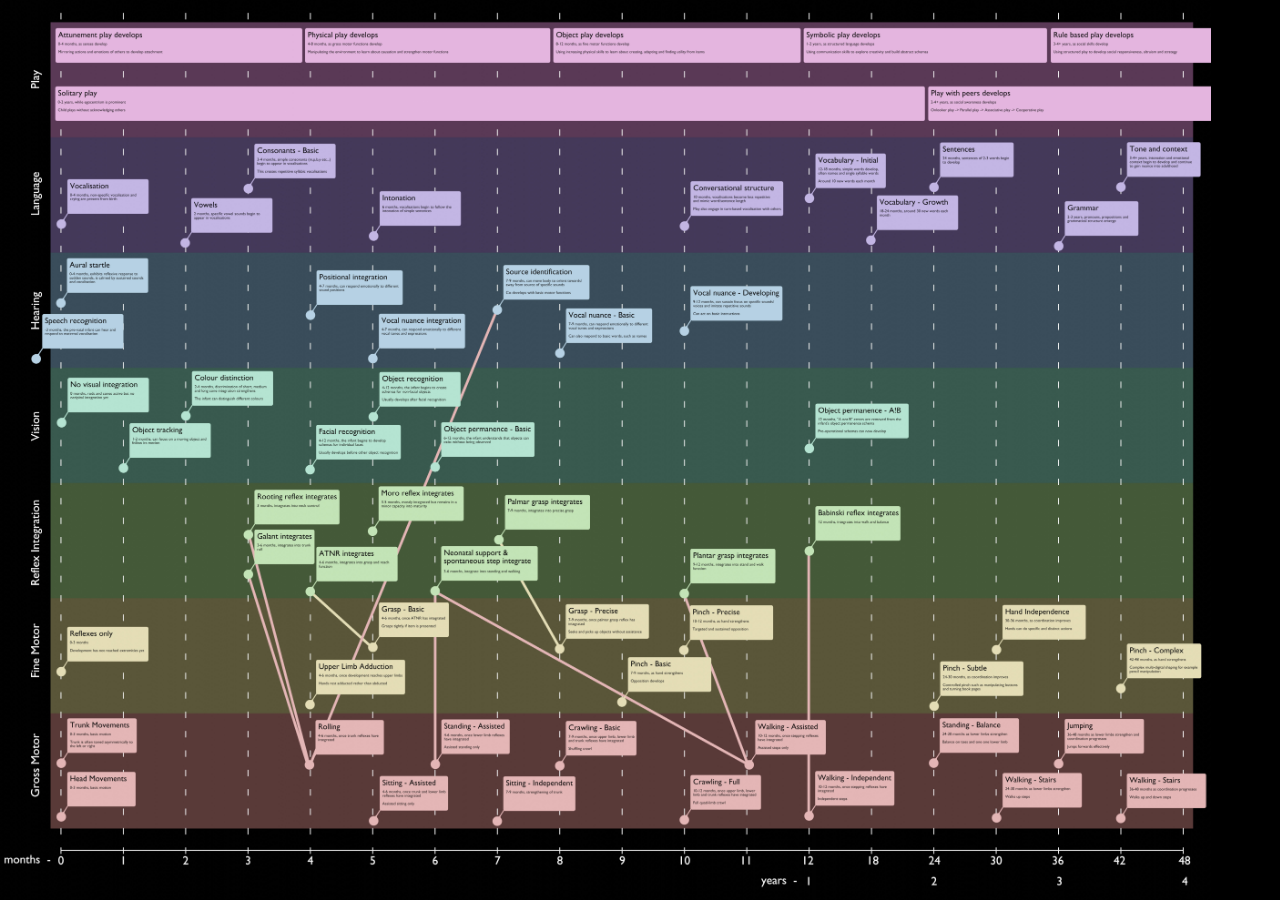
<file: index.html>
<!DOCTYPE html>
<html lang="en">
<head>
    <meta charset="UTF-8">
    <meta name="viewport" content="width=device-width, initial-scale=1.0">
    <title>Developmental Milestones</title>
    <link rel="stylesheet" href="styles.css">
</head>
<body>
    <div id="container">
        <img id="graphic" src="img.jpg" alt="Zoomable Graphic">
    </div>
    <script src="script.js"></script>
</body>
</html>
</file>
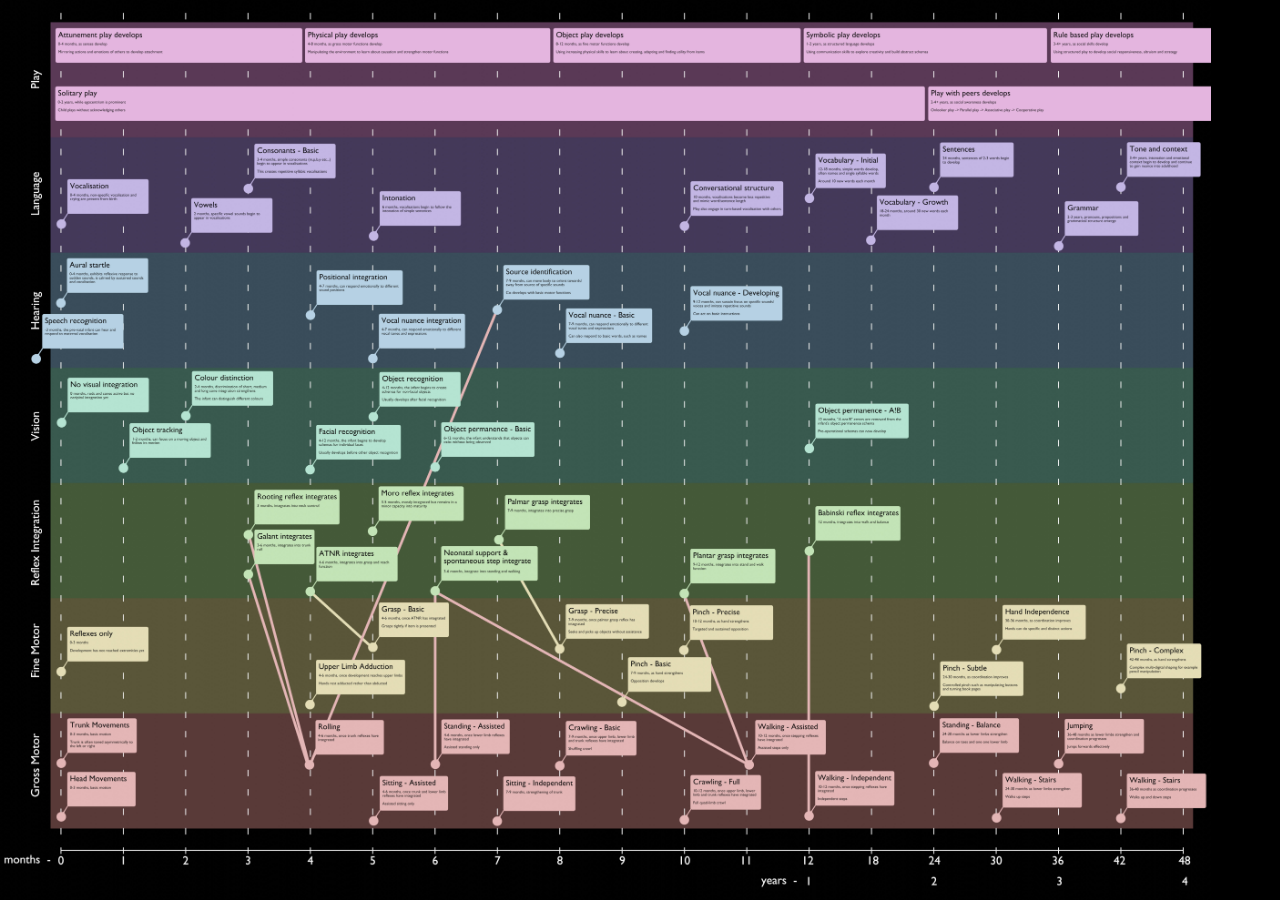
<file: user.html>
<!DOCTYPE html>
<html lang="en">
<head>
    <meta charset="UTF-8">
    <meta name="viewport" content="width=device-width, initial-scale=1.0">
    <title>Developmental Milestones</title>
    <link rel="stylesheet" href="styles.css">
</head>
<body>
    <div id="container">
        <img id="graphic" src="img.jpg" alt="Zoomable Graphic">
    </div>
    <script src="script.js"></script>
</body>
</html>
</file>
<file: styles.css>
body {
    margin: 0;
    overflow: hidden; /* Prevent scrolling */
    background-color: black;
}

#container {
    width: 100vw;
    height: 100vh;
    overflow: hidden; /* Prevent overflow */
    position: relative;
    cursor: grab;
}

#graphic {
    position: absolute;
    max-width: 100%;  /* Limit width to container */
    max-height: 100%; /* Limit height to container */
    transform-origin: 0 0; /* Zoom in from the top-left */
}
</file>
